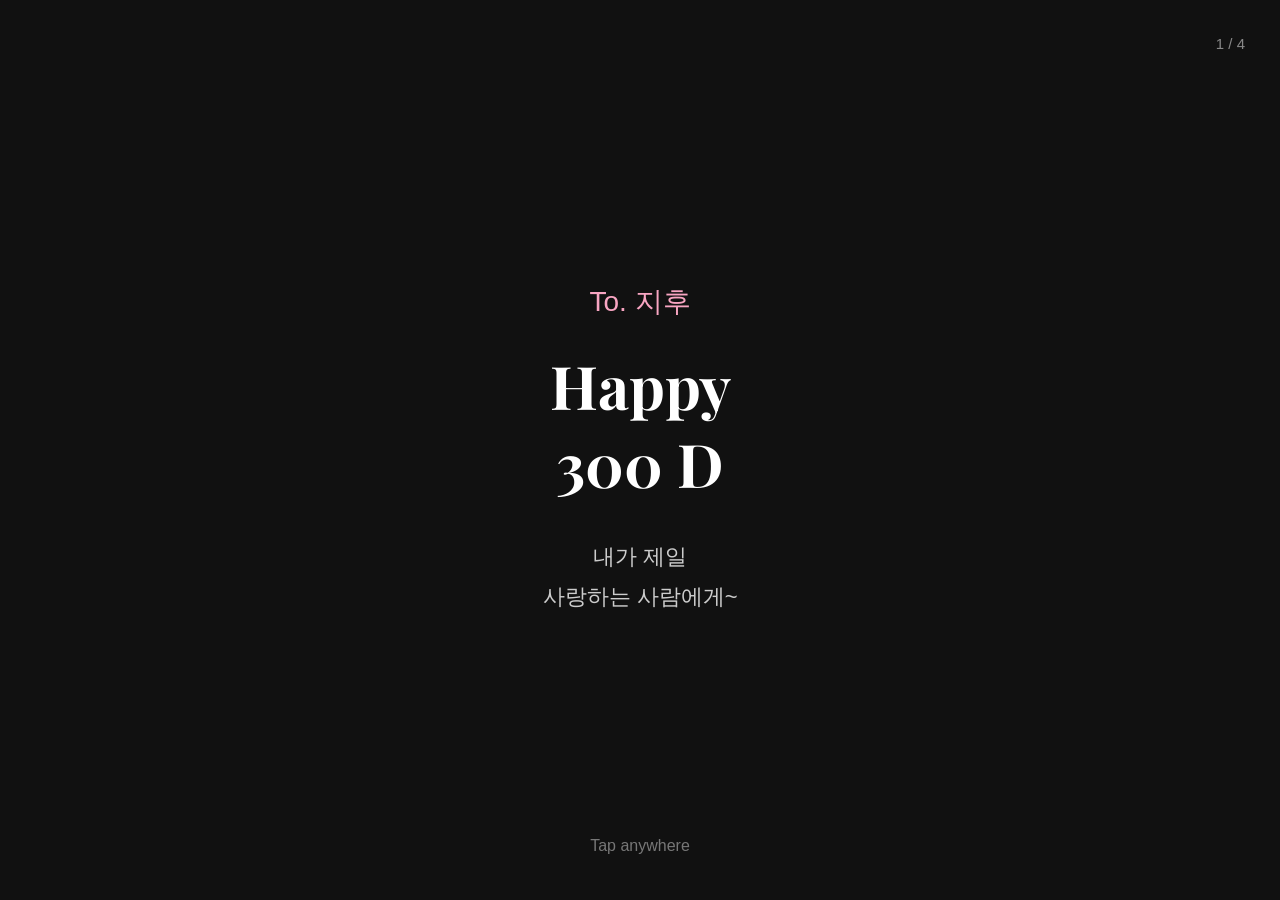
<file: index.html>
<!DOCTYPE html>
<html lang="ko">

<head>

<meta charset="UTF-8">

<meta name="viewport"
content="width=device-width, initial-scale=1.0">

<title>300일 ❤️</title>

<link rel="preconnect"
href="https://fonts.googleapis.com">

<link rel="preconnect"
href="https://fonts.gstatic.com"
crossorigin>

<link href="https://fonts.googleapis.com/css2?family=Playfair+Display:wght@700&family=Pretendard:wght@300;400;600&display=swap"
rel="stylesheet">

<link rel="stylesheet"
href="intro.css">

</head>

<body>

<div class="page">

<div class="progress">

1 / 4

</div>

<p class="to">

To. 지후

</p>

<h1 id="title">

</h1>

<p class="sub">

내가 제일<br>

사랑하는 사람에게~

</p>

<div class="click">

Tap anywhere

</div>

</div>

<script src="intro.js"></script>

</body>

</html>
</file>
<file: intro.css>
*{

margin:0;

padding:0;

box-sizing:border-box;

}

body{

background:#111111;

color:white;

font-family:'Pretendard',sans-serif;

height:100vh;

overflow:hidden;

display:flex;

justify-content:center;

align-items:center;

}

.page{

width:90%;

max-width:700px;

text-align:center;

animation:fade .8s;

}

.progress{

position:absolute;

top:35px;

right:35px;

color:#888;

font-size:15px;

}

.to{

font-size:28px;

margin-bottom:25px;

color:#F8A5C2;

}

#title{

font-family:'Playfair Display',serif;

font-size:60px;

line-height:1.3;

min-height:150px;

}

.sub{

margin-top:35px;

font-size:22px;

line-height:1.8;

color:#cccccc;

opacity:0;

animation:fade 1s forwards;

animation-delay:2.3s;

}

.click{

position:absolute;

bottom:45px;

left:50%;

transform:translateX(-50%);

color:#777;

animation:blink 2s infinite;

}

@keyframes blink{

50%{

opacity:.2;

}

}

@keyframes fade{

from{

opacity:0;

transform:translateY(15px);

}

to{

opacity:1;

transform:translateY(0);

}

}

.fadeout{

animation:out .8s forwards;

}

@keyframes out{

to{

opacity:0;

}
}

@media(max-width:768px){

#title{

font-size:42px;

}

.sub{

font-size:18px;

}

}
</file>
